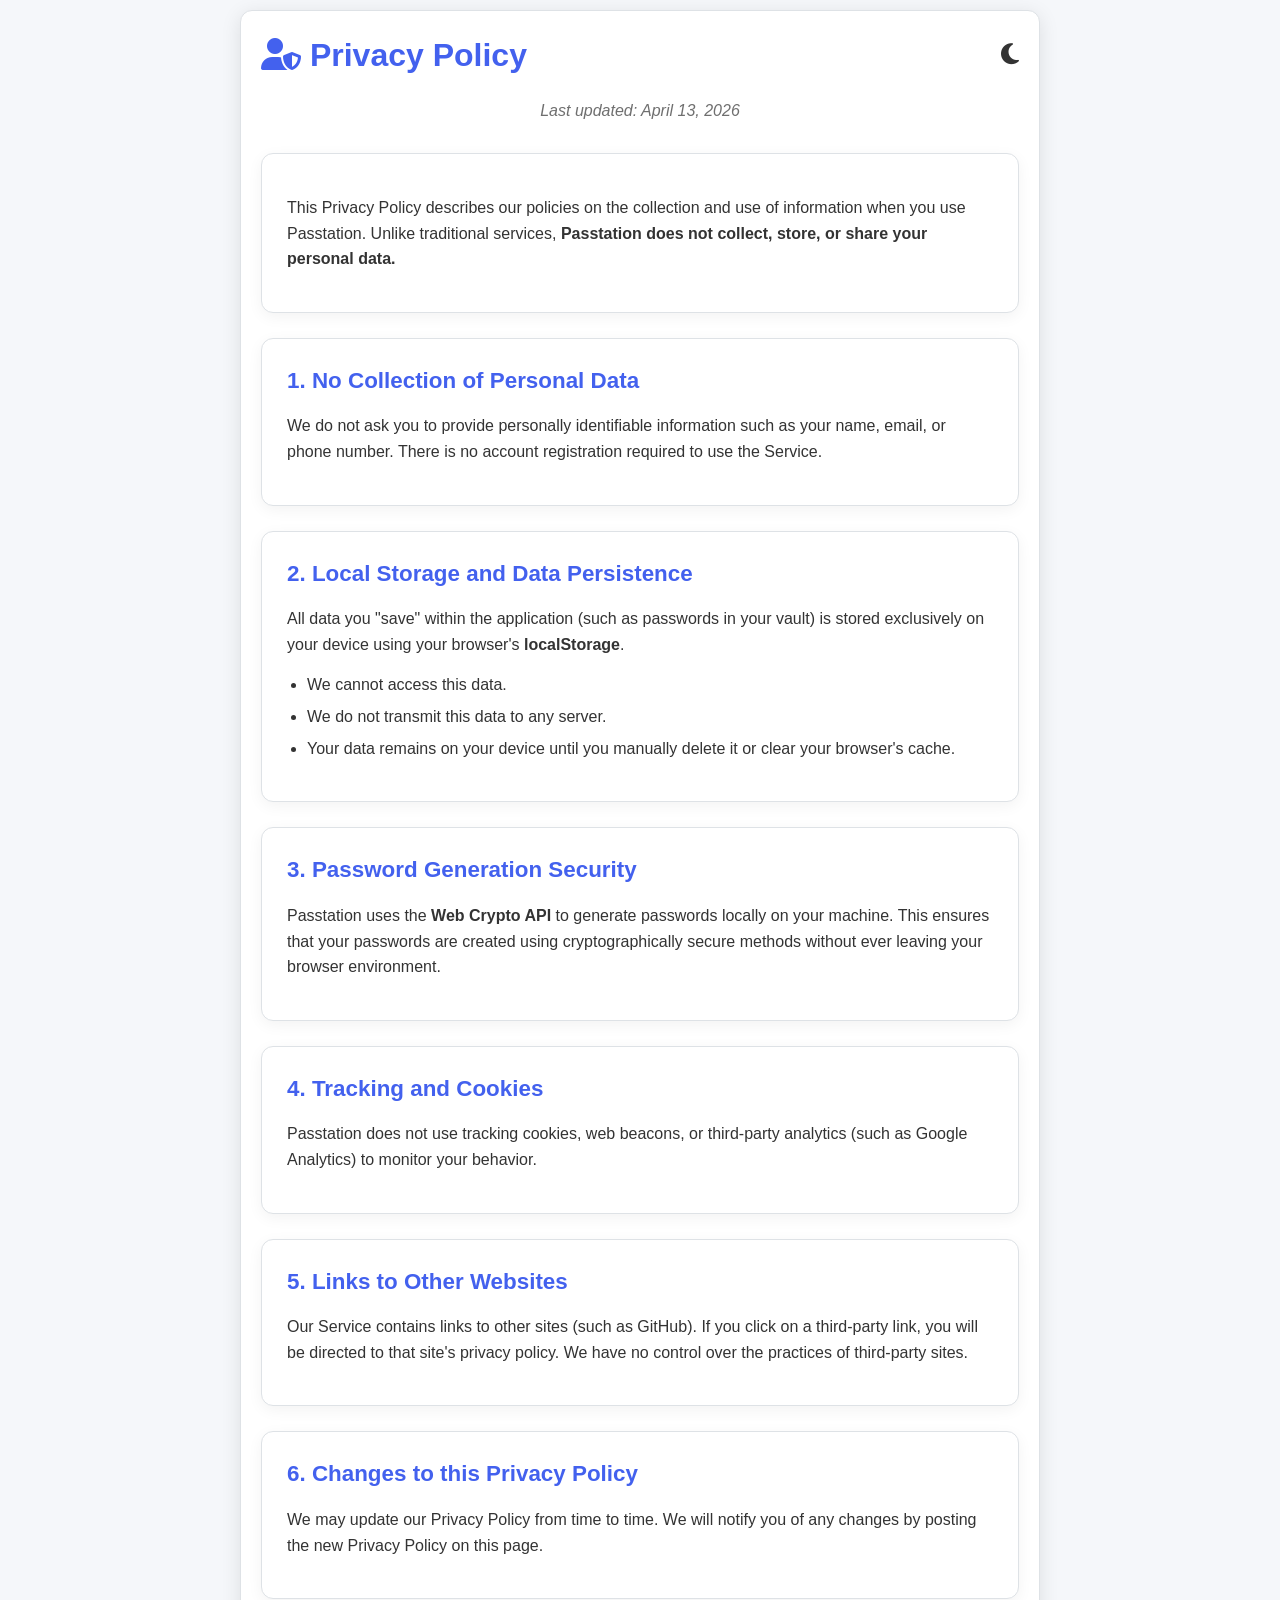
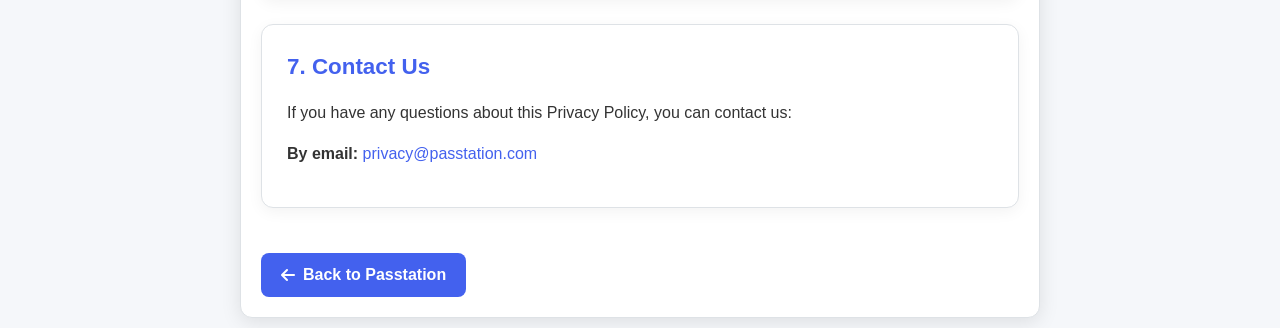
<file: privacy.html>
<!DOCTYPE html>
<html lang="en">
<head>
    <meta charset="UTF-8">
    <meta name="viewport" content="width=device-width, initial-scale=1.0">
    <title>Passtation - Privacy Policy</title>
    <link rel="stylesheet" href="styles.css">
    <link rel="stylesheet" href="https://cdnjs.cloudflare.com/ajax/libs/font-awesome/6.4.0/css/all.min.css">
    <style>
        .policy-container {
            max-width: 800px;
            margin: 0 auto;
            padding: 20px;
        }
        
        .policy-header {
            text-align: center;
            margin-bottom: 30px;
        }

        .policy-header-top {
            display: flex;
            justify-content: space-between;
            align-items: center;
            margin-bottom: 20px;
        }

        .policy-header-top h1 {
            margin: 0;
        }

        .policy-header-top button {
            background: none;
            border: none;
            font-size: 1.5rem;
            cursor: pointer;
            color: var(--text);
        }
        
        .policy-section {
            margin-bottom: 25px;
            background: var(--card);
            padding: 25px;
            border-radius: 12px;
            border: 1px solid var(--border);
            box-shadow: 0 4px 15px rgba(0,0,0,0.05);
        }

        .policy-section h2 {
            font-size: 1.4rem;
            margin-bottom: 15px;
            display: flex;
            align-items: center;
            gap: 10px;
        }

        .policy-section p {
            margin-bottom: 15px;
            line-height: 1.6;
        }

        .policy-section ul {
            padding-left: 20px;
            margin-bottom: 15px;
        }

        .policy-section li {
            margin-bottom: 8px;
        }
        
        .back-button {
            display: inline-flex;
            align-items: center;
            gap: 8px;
            margin-top: 20px;
            padding: 10px 20px;
            background: var(--primary);
            color: white !important;
            text-decoration: none;
            border-radius: 8px;
            font-weight: bold;
            transition: background-color 0.2s;
        }
        
        .back-button:hover {
            background: var(--secondary);
        }

        .last-updated {
            font-style: italic;
            opacity: 0.7;
            margin-bottom: 20px;
            display: block;
        }
    </style>
</head>
<body>
    <div class="container policy-container">
        <header class="policy-header">
            <div class="policy-header-top">
                <h1><i class="fas fa-user-shield"></i> Privacy Policy</h1>
                <button id="theme-toggle"><i class="fas fa-moon"></i></button>
            </div>
            <span class="last-updated">Last updated: April 13, 2026</span>
        </header>

        <section class="policy-section">
            <p>This Privacy Policy describes our policies on the collection and use of information when you use Passtation. Unlike traditional services, <strong>Passtation does not collect, store, or share your personal data.</strong></p>
        </section>

        <section class="policy-section">
            <h2>1. No Collection of Personal Data</h2>
            <p>We do not ask you to provide personally identifiable information such as your name, email, or phone number. There is no account registration required to use the Service.</p>
        </section>

        <section class="policy-section">
            <h2>2. Local Storage and Data Persistence</h2>
            <p>All data you "save" within the application (such as passwords in your vault) is stored exclusively on your device using your browser's <strong>localStorage</strong>.</p>
            <ul>
                <li>We cannot access this data.</li>
                <li>We do not transmit this data to any server.</li>
                <li>Your data remains on your device until you manually delete it or clear your browser's cache.</li>
            </ul>
        </section>

        <section class="policy-section">
            <h2>3. Password Generation Security</h2>
            <p>Passtation uses the <strong>Web Crypto API</strong> to generate passwords locally on your machine. This ensures that your passwords are created using cryptographically secure methods without ever leaving your browser environment.</p>
        </section>

        <section class="policy-section">
            <h2>4. Tracking and Cookies</h2>
            <p>Passtation does not use tracking cookies, web beacons, or third-party analytics (such as Google Analytics) to monitor your behavior.</p>
        </section>

        <section class="policy-section">
            <h2>5. Links to Other Websites</h2>
            <p>Our Service contains links to other sites (such as GitHub). If you click on a third-party link, you will be directed to that site's privacy policy. We have no control over the practices of third-party sites.</p>
        </section>

        <section class="policy-section">
            <h2>6. Changes to this Privacy Policy</h2>
            <p>We may update our Privacy Policy from time to time. We will notify you of any changes by posting the new Privacy Policy on this page.</p>
        </section>

        <section class="policy-section">
            <h2>7. Contact Us</h2>
            <p>If you have any questions about this Privacy Policy, you can contact us:</p>
            <p><strong>By email:</strong> <a href="mailto:privacy@passtation.com" style="color: var(--primary);">privacy@passtation.com</a></p>
        </section>

        <a href="index.html" class="back-button">
            <i class="fas fa-arrow-left"></i> Back to Passtation
        </a>
    </div>

    <script>
        let currentTheme = localStorage.getItem('theme') || 'light';

        function updateTheme() {
            document.body.setAttribute('data-theme', currentTheme);
            updateThemeIcon();
        }

        function updateThemeIcon() {
            const icon = document.querySelector('#theme-toggle i');
            icon.className = currentTheme === 'dark' ? 'fas fa-sun' : 'fas fa-moon';
        }

        function toggleTheme() {
            currentTheme = currentTheme === 'light' ? 'dark' : 'light';
            document.body.setAttribute('data-theme', currentTheme);
            localStorage.setItem('theme', currentTheme);
            updateThemeIcon();
        }

        document.getElementById('theme-toggle').addEventListener('click', toggleTheme);
        updateTheme();
    </script>
</body>
</html>
</file>
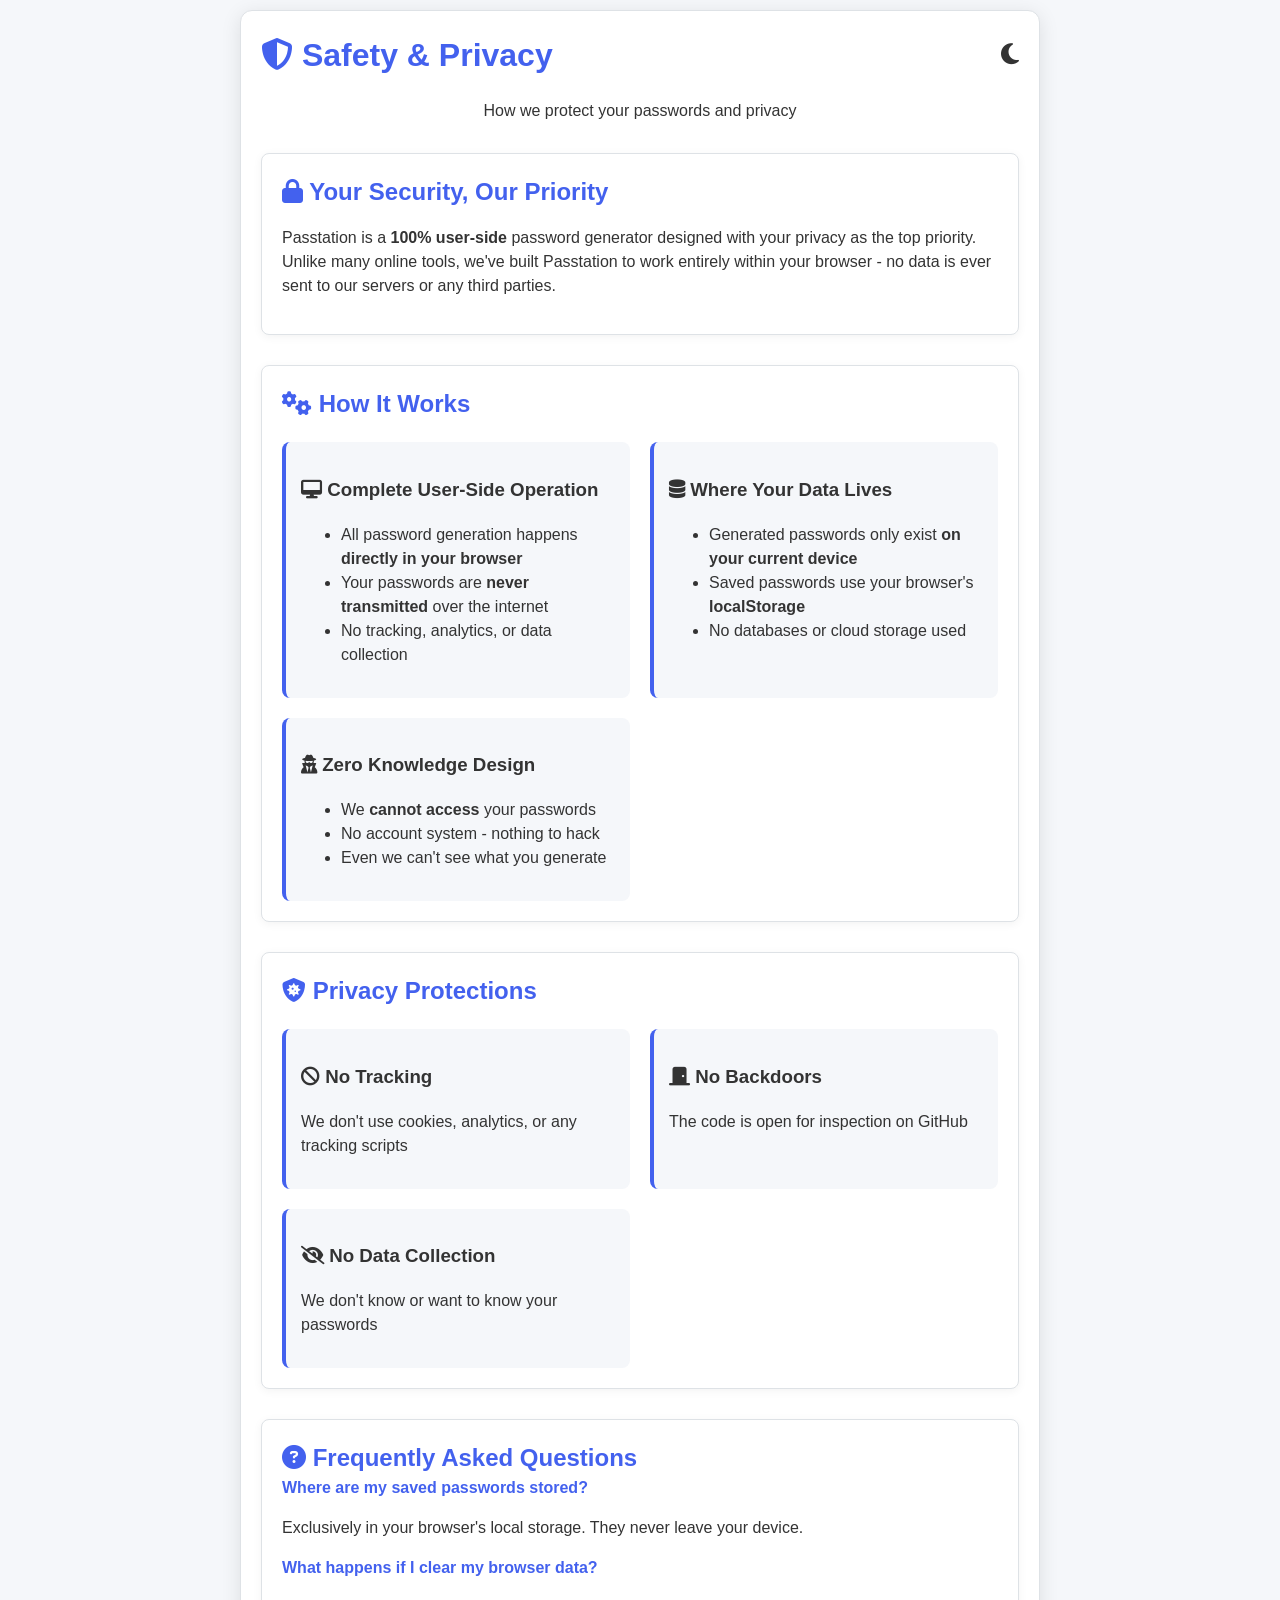
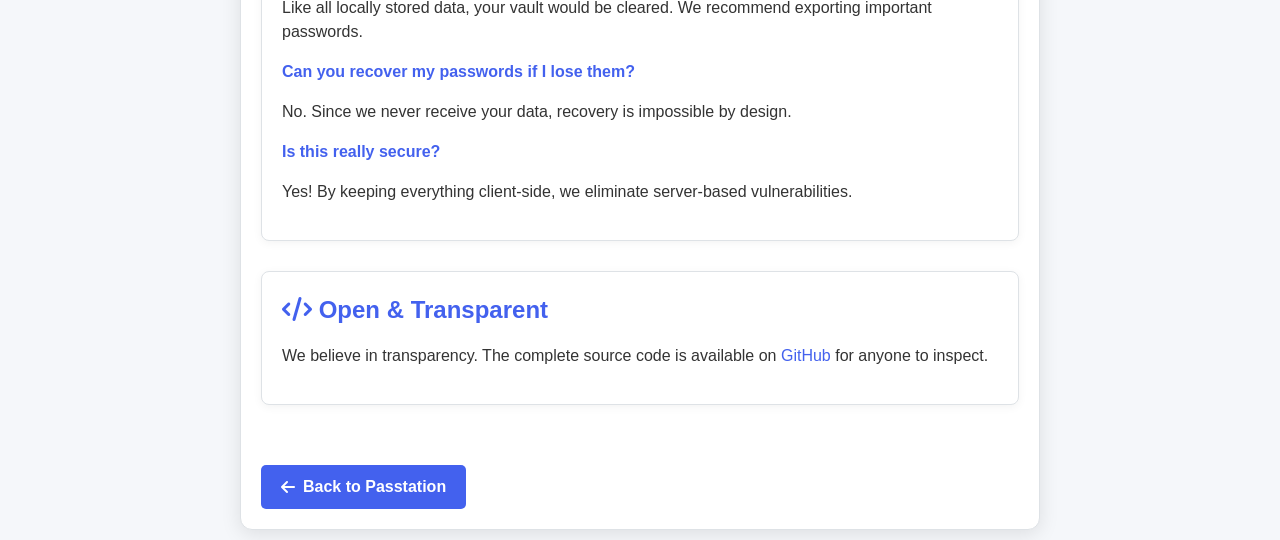
<file: safety.html>
<!DOCTYPE html>
<html lang="en">
<head>
    <meta charset="UTF-8">
    <meta name="viewport" content="width=device-width, initial-scale=1.0">
    <title>Passtation Safety & Privacy</title>
    <link rel="stylesheet" href="styles.css">
    <link rel="stylesheet" href="https://cdnjs.cloudflare.com/ajax/libs/font-awesome/6.4.0/css/all.min.css">
    <style>
        .safety-container {
            max-width: 800px;
            margin: 0 auto;
            padding: 20px;
        }
        
        .safety-header {
            text-align: center;
            margin-bottom: 30px;
        }

        .safety-header-top {
            display: flex;
            justify-content: space-between;
            align-items: center;
            margin-bottom: 20px;
        }

        .safety-header-top h1 {
            margin: 0;
        }

        .safety-header-top button {
            background: none;
            border: none;
            font-size: 1.5rem;
            cursor: pointer;
            color: var(--text);
        }
        
        .safety-section {
            margin-bottom: 30px;
            background: var(--card);
            padding: 20px;
            border-radius: 8px;
            box-shadow: 0 2px 10px rgba(0,0,0,0.05);
            border: 1px solid var(--border);
        }
        
        .feature-grid {
            display: grid;
            grid-template-columns: repeat(auto-fit, minmax(250px, 1fr));
            gap: 20px;
            margin-top: 20px;
        }
        
        .feature-card {
            background: var(--bg);
            padding: 15px;
            border-radius: 8px;
            border-left: 4px solid var(--primary);
        }
        
        .faq-item {
            margin-bottom: 15px;
        }
        
        .faq-question {
            font-weight: bold;
            color: var(--primary);
            margin-bottom: 5px;
        }
        
        .back-button {
            display: inline-flex;
            align-items: center;
            gap: 8px;
            margin-top: 30px;
            padding: 10px 20px;
            background: var(--primary);
            color: white !important;
            text-decoration: none;
            border-radius: 5px;
            transition: background-color 0.2s;
            font-weight: bold;
        }
        
        .back-button:hover {
            background: var(--secondary);
        }
    </style>
</head>
<body>
    <div class="container safety-container">
        <header class="safety-header">
            <div class="safety-header-top">
                <h1><i class="fas fa-shield-alt"></i> Safety & Privacy</h1>
                <button id="theme-toggle"><i class="fas fa-moon"></i></button>
            </div>
            <p>How we protect your passwords and privacy</p>
        </header>

        <section class="safety-section">
            <h2><i class="fas fa-lock"></i> Your Security, Our Priority</h2>
            <p>Passtation is a <strong>100% user-side</strong> password generator designed with your privacy as the top priority. Unlike many online tools, we've built Passtation to work entirely within your browser - no data is ever sent to our servers or any third parties.</p>
        </section>

        <section class="safety-section">
            <h2><i class="fas fa-cogs"></i> How It Works</h2>
            
            <div class="feature-grid">
                <div class="feature-card">
                    <h3><i class="fas fa-desktop"></i> Complete User-Side Operation</h3>
                    <ul>
                        <li>All password generation happens <strong>directly in your browser</strong></li>
                        <li>Your passwords are <strong>never transmitted</strong> over the internet</li>
                        <li>No tracking, analytics, or data collection</li>
                    </ul>
                </div>
                
                <div class="feature-card">
                    <h3><i class="fas fa-database"></i> Where Your Data Lives</h3>
                    <ul>
                        <li>Generated passwords only exist <strong>on your current device</strong></li>
                        <li>Saved passwords use your browser's <strong>localStorage</strong></li>
                        <li>No databases or cloud storage used</li>
                    </ul>
                </div>
                
                <div class="feature-card">
                    <h3><i class="fas fa-user-secret"></i> Zero Knowledge Design</h3>
                    <ul>
                        <li>We <strong>cannot access</strong> your passwords</li>
                        <li>No account system - nothing to hack</li>
                        <li>Even we can't see what you generate</li>
                    </ul>
                </div>
            </div>
        </section>

        <section class="safety-section">
            <h2><i class="fas fa-shield-virus"></i> Privacy Protections</h2>
            <div class="feature-grid">
                <div class="feature-card">
                    <h3><i class="fas fa-ban"></i> No Tracking</h3>
                    <p>We don't use cookies, analytics, or any tracking scripts</p>
                </div>
                <div class="feature-card">
                    <h3><i class="fas fa-door-closed"></i> No Backdoors</h3>
                    <p>The code is open for inspection on GitHub</p>
                </div>
                <div class="feature-card">
                    <h3><i class="fas fa-eye-slash"></i> No Data Collection</h3>
                    <p>We don't know or want to know your passwords</p>
                </div>
            </div>
        </section>

        <section class="safety-section">
            <h2><i class="fas fa-question-circle"></i> Frequently Asked Questions</h2>
            
            <div class="faq-item">
                <div class="faq-question">Where are my saved passwords stored?</div>
                <p>Exclusively in your browser's local storage. They never leave your device.</p>
            </div>
            
            <div class="faq-item">
                <div class="faq-question">What happens if I clear my browser data?</div>
                <p>Like all locally stored data, your vault would be cleared. We recommend exporting important passwords.</p>
            </div>
            
            <div class="faq-item">
                <div class="faq-question">Can you recover my passwords if I lose them?</div>
                <p>No. Since we never receive your data, recovery is impossible by design.</p>
            </div>
            
            <div class="faq-item">
                <div class="faq-question">Is this really secure?</div>
                <p>Yes! By keeping everything client-side, we eliminate server-based vulnerabilities.</p>
            </div>
        </section>

        <section class="safety-section">
            <h2><i class="fas fa-code"></i> Open & Transparent</h2>
            <p>We believe in transparency. The complete source code is available on <a href="https://github.com/DrWhy007/Passtation" target="_blank">GitHub</a> for anyone to inspect.</p>
        </section>

        <a href="index.html" class="back-button">
            <i class="fas fa-arrow-left"></i> Back to Passtation
        </a>
    </div>

    <script>
        let currentTheme = localStorage.getItem('theme') || 'light';

        function updateTheme() {
            document.body.setAttribute('data-theme', currentTheme);
            updateThemeIcon();
        }

        function updateThemeIcon() {
            const icon = document.querySelector('#theme-toggle i');
            icon.className = currentTheme === 'dark' ? 'fas fa-sun' : 'fas fa-moon';
        }

        function toggleTheme() {
            currentTheme = currentTheme === 'light' ? 'dark' : 'light';
            document.body.setAttribute('data-theme', currentTheme);
            localStorage.setItem('theme', currentTheme);
            updateThemeIcon();
        }

        document.getElementById('theme-toggle').addEventListener('click', toggleTheme);
        updateTheme();
    </script>
</body>
</html>
</file>
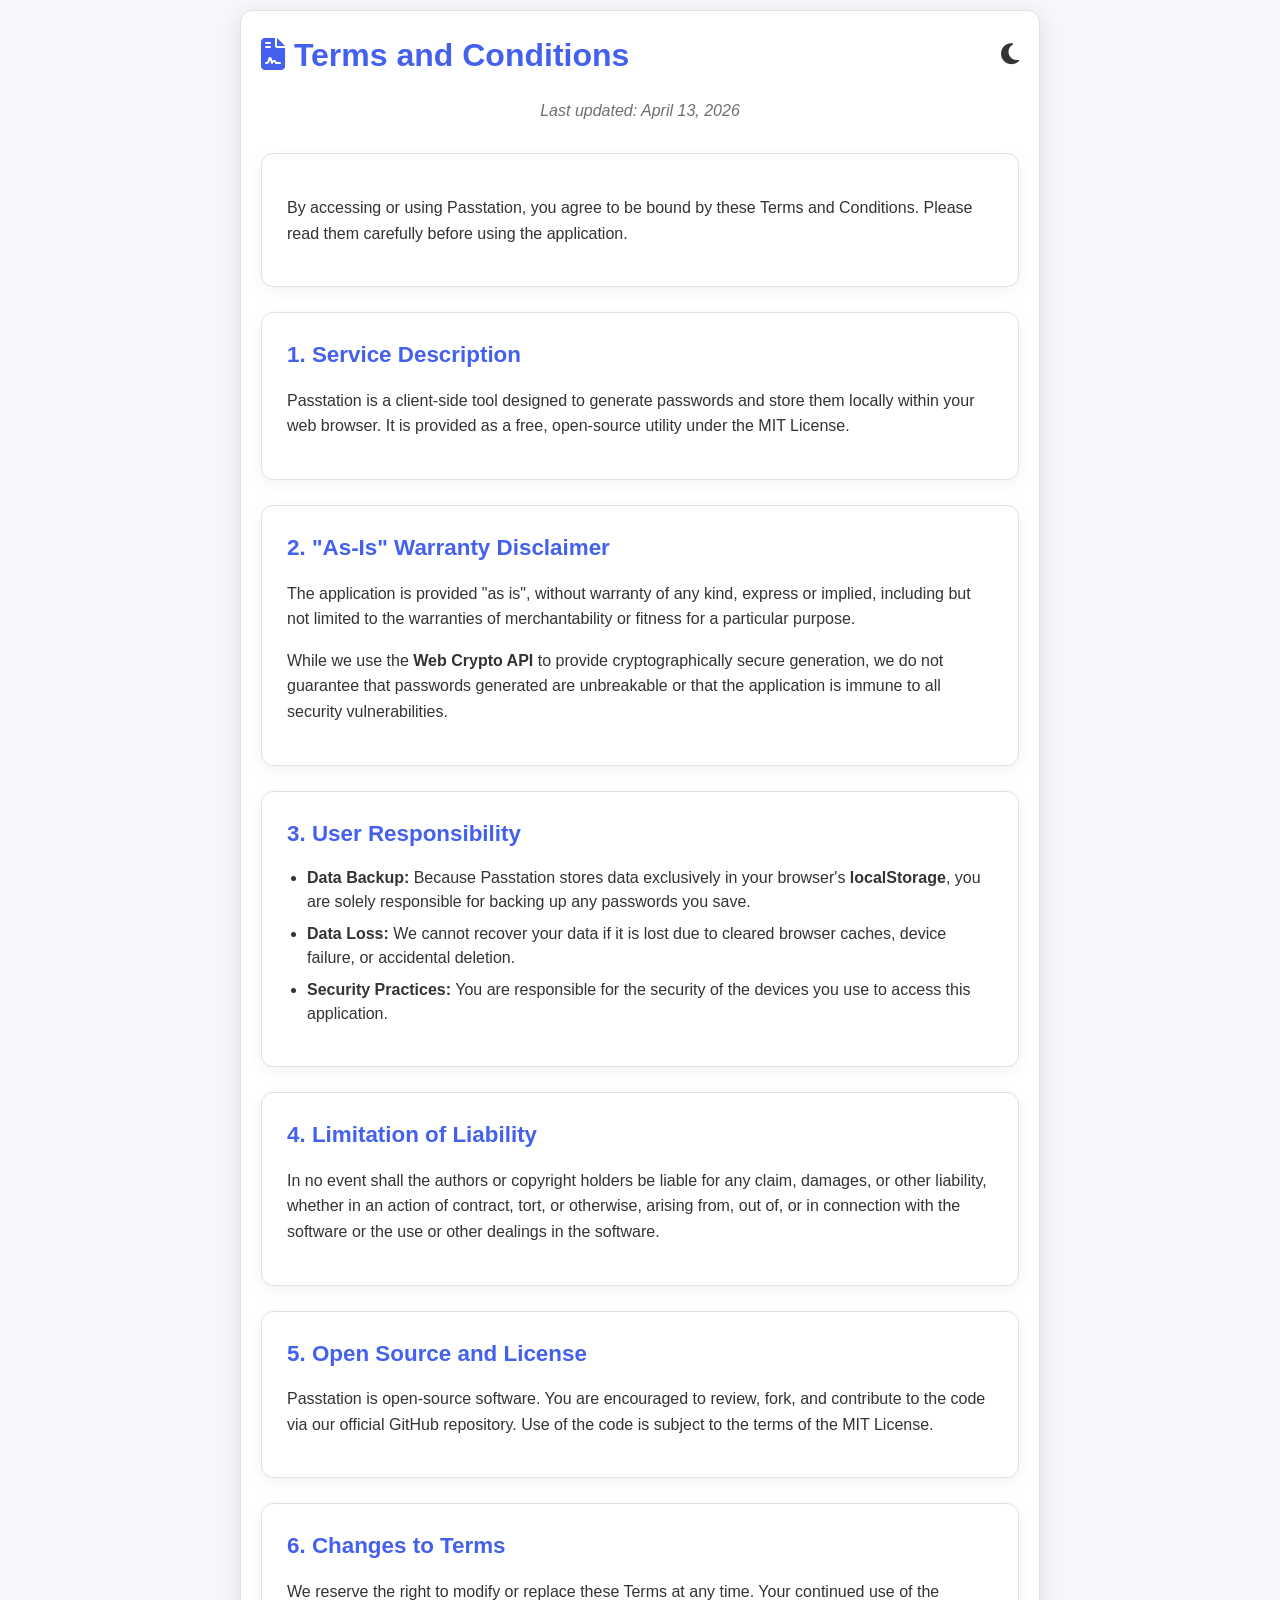
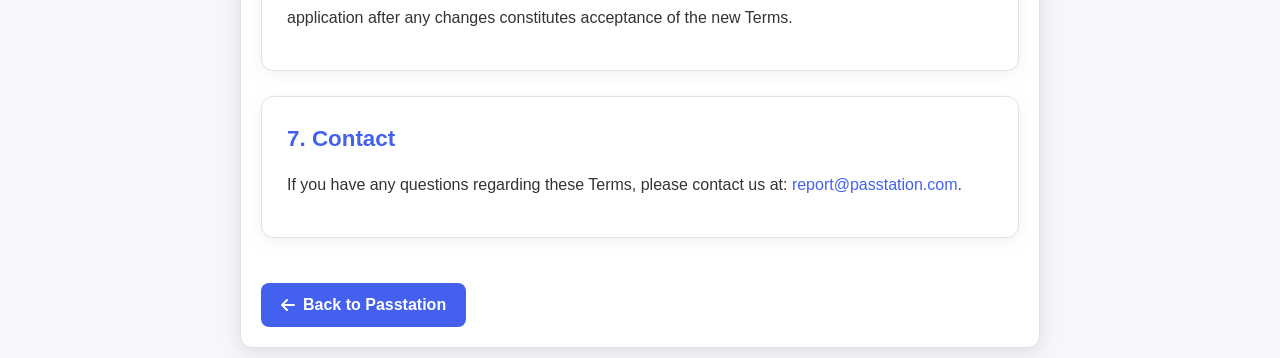
<file: terms.html>
<!DOCTYPE html>
<html lang="en">
<head>
    <meta charset="UTF-8">
    <meta name="viewport" content="width=device-width, initial-scale=1.0">
    <title>Passtation - Terms and Conditions</title>
    <link rel="stylesheet" href="styles.css">
    <link rel="stylesheet" href="https://cdnjs.cloudflare.com/ajax/libs/font-awesome/6.4.0/css/all.min.css">
    <style>
        .terms-container {
            max-width: 800px;
            margin: 0 auto;
            padding: 20px;
        }
        
        .terms-header {
            text-align: center;
            margin-bottom: 30px;
        }

        .terms-header-top {
            display: flex;
            justify-content: space-between;
            align-items: center;
            margin-bottom: 20px;
        }

        .terms-header-top h1 {
            margin: 0;
        }

        .terms-header-top button {
            background: none;
            border: none;
            font-size: 1.5rem;
            cursor: pointer;
            color: var(--text);
        }
        
        .terms-section {
            margin-bottom: 25px;
            background: var(--card);
            padding: 25px;
            border-radius: 12px;
            border: 1px solid var(--border);
            box-shadow: 0 4px 15px rgba(0,0,0,0.05);
        }

        .terms-section h2 {
            font-size: 1.4rem;
            margin-bottom: 15px;
            display: flex;
            align-items: center;
            gap: 10px;
        }

        .terms-section p {
            margin-bottom: 15px;
            line-height: 1.6;
        }

        .terms-section ul {
            padding-left: 20px;
            margin-bottom: 15px;
        }

        .terms-section li {
            margin-bottom: 8px;
        }
        
        .back-button {
            display: inline-flex;
            align-items: center;
            gap: 8px;
            margin-top: 20px;
            padding: 10px 20px;
            background: var(--primary);
            color: white !important;
            text-decoration: none;
            border-radius: 8px;
            font-weight: bold;
            transition: background-color 0.2s;
        }
        
        .back-button:hover {
            background: var(--secondary);
        }

        .last-updated {
            font-style: italic;
            opacity: 0.7;
            margin-bottom: 20px;
            display: block;
        }
    </style>
</head>
<body>
    <div class="container terms-container">
        <header class="terms-header">
            <div class="terms-header-top">
                <h1><i class="fas fa-file-contract"></i> Terms and Conditions</h1>
                <button id="theme-toggle"><i class="fas fa-moon"></i></button>
            </div>
            <span class="last-updated">Last updated: April 13, 2026</span>
        </header>

        <section class="terms-section">
            <p>By accessing or using Passtation, you agree to be bound by these Terms and Conditions. Please read them carefully before using the application.</p>
        </section>

        <section class="terms-section">
            <h2>1. Service Description</h2>
            <p>Passtation is a client-side tool designed to generate passwords and store them locally within your web browser. It is provided as a free, open-source utility under the MIT License.</p>
        </section>

        <section class="terms-section">
            <h2>2. "As-Is" Warranty Disclaimer</h2>
            <p>The application is provided "as is", without warranty of any kind, express or implied, including but not limited to the warranties of merchantability or fitness for a particular purpose.</p>
            <p>While we use the <strong>Web Crypto API</strong> to provide cryptographically secure generation, we do not guarantee that passwords generated are unbreakable or that the application is immune to all security vulnerabilities.</p>
        </section>

        <section class="terms-section">
            <h2>3. User Responsibility</h2>
            <ul>
                <li><strong>Data Backup:</strong> Because Passtation stores data exclusively in your browser's <strong>localStorage</strong>, you are solely responsible for backing up any passwords you save.</li>
                <li><strong>Data Loss:</strong> We cannot recover your data if it is lost due to cleared browser caches, device failure, or accidental deletion.</li>
                <li><strong>Security Practices:</strong> You are responsible for the security of the devices you use to access this application.</li>
            </ul>
        </section>

        <section class="terms-section">
            <h2>4. Limitation of Liability</h2>
            <p>In no event shall the authors or copyright holders be liable for any claim, damages, or other liability, whether in an action of contract, tort, or otherwise, arising from, out of, or in connection with the software or the use or other dealings in the software.</p>
        </section>

        <section class="terms-section">
            <h2>5. Open Source and License</h2>
            <p>Passtation is open-source software. You are encouraged to review, fork, and contribute to the code via our official GitHub repository. Use of the code is subject to the terms of the MIT License.</p>
        </section>

        <section class="terms-section">
            <h2>6. Changes to Terms</h2>
            <p>We reserve the right to modify or replace these Terms at any time. Your continued use of the application after any changes constitutes acceptance of the new Terms.</p>
        </section>

        <section class="terms-section">
            <h2>7. Contact</h2>
            <p>If you have any questions regarding these Terms, please contact us at: <a href="mailto:report@passtation.com" style="color: var(--primary);">report@passtation.com</a>.</p>
        </section>

        <a href="index.html" class="back-button">
            <i class="fas fa-arrow-left"></i> Back to Passtation
        </a>
    </div>

    <script>
        let currentTheme = localStorage.getItem('theme') || 'light';

        function updateTheme() {
            document.body.setAttribute('data-theme', currentTheme);
            updateThemeIcon();
        }

        function updateThemeIcon() {
            const icon = document.querySelector('#theme-toggle i');
            icon.className = currentTheme === 'dark' ? 'fas fa-sun' : 'fas fa-moon';
        }

        function toggleTheme() {
            currentTheme = currentTheme === 'light' ? 'dark' : 'light';
            document.body.setAttribute('data-theme', currentTheme);
            localStorage.setItem('theme', currentTheme);
            updateThemeIcon();
        }

        document.getElementById('theme-toggle').addEventListener('click', toggleTheme);
        updateTheme();
    </script>
</body>
</html>
</file>
<file: styles.css>
:root {
    --primary: #4361ee;
    --secondary: #3f37c9;
    --success: #4cc9f0;
    --danger: #f72585;
    --warning: #f8961e;
    --light: #f8f9fa;
    --dark: #212529;
    --text: #333;
    --bg: #f5f7fa;
    --card: #fff;
    --border: #dee2e6;
}

[data-theme="dark"] {
    --primary: #4895ef;
    --secondary: #4361ee;
    --text: #f8f9fa;
    --bg: #212529;
    --card: #2b2d42;
    --border: #495057;
}

* {
    box-sizing: border-box;
    transition: background-color 0.3s, color 0.3s;
}

body {
    font-family: 'Segoe UI', Tahoma, Geneva, Verdana, sans-serif;
    background: var(--bg);
    color: var(--text);
    margin: 0;
    padding: 10px;
    min-height: 100vh;
    display: flex;
    justify-content: center;
    align-items: flex-start;
    line-height: 1.5;
}

.container {
    width: 100%;
    max-width: 600px;
    background: var(--card);
    border-radius: 12px;
    box-shadow: 0 4px 20px rgba(0,0,0,0.1);
    padding: 15px;
    border: 1px solid var(--border);
    margin: 10px 0;
}

a {
    color: var(--primary);
    text-decoration: none;
}

a:visited {
    color: var(--primary);
    filter: brightness(0.8);
}

[data-theme="dark"] a:visited {
    color: var(--primary);
    filter: brightness(1.3);
}

a:hover {
    text-decoration: underline;
}

.config-row {
    display: flex;
    align-items: center;
    justify-content: space-between;
    margin-bottom: 8px;
    gap: 10px;
}

.qty-input {
    width: 60px;
    padding: 6px 8px;
    border: 1px solid var(--border);
    border-radius: 4px;
    background: var(--card);
    color: var(--text);
    font-size: 0.9rem;
}

.qty-input:focus {
    outline: none;
    border-color: var(--primary);
    box-shadow: 0 0 4px rgba(67, 97, 238, 0.3);
}

.vault-actions-group {
    display: flex;
    gap: 8px;
    flex-wrap: wrap;
}

.btn-export {
    font-size: 0.75rem;
    padding: 6px 10px;
    background: var(--bg);
    border: 1px solid var(--border);
    color: var(--text);
    border-radius: 4px;
    cursor: pointer;
    display: flex;
    align-items: center;
    gap: 5px;
    transition: all 0.2s;
}

.btn-export:hover {
    background: var(--primary);
    color: white;
    border-color: var(--primary);
}

.btn-clear {
    font-size: 0.75rem;
    padding: 6px 10px;
    background: var(--bg);
    border: 1px solid var(--danger);
    color: var(--danger);
    border-radius: 4px;
    cursor: pointer;
    transition: all 0.2s;
}

.btn-clear:hover {
    background: var(--danger);
    color: white;
}

.app-header {
    display: flex;
    justify-content: space-between;
    align-items: center;
    margin-bottom: 15px;
}

h1, h2 {
    color: var(--primary);
    margin: 0;
}

button {
    cursor: pointer;
    border: none;
    background: none;
    padding: 0;
}

#theme-toggle {
    font-size: 1.5rem;
    color: var(--text);
    cursor: pointer;
    transition: transform 0.2s;
}

#theme-toggle:hover {
    transform: scale(1.1);
}

.password-box {
    display: flex;
    margin-bottom: 12px;
    border: 1px solid var(--border);
    border-radius: 8px;
    overflow: hidden;
}

#password-display {
    flex: 1;
    padding: 12px;
    font-size: 1.1rem;
    border: none;
    background: var(--card);
    color: var(--text);
    font-family: 'Courier New', monospace;
}

.password-actions {
    display: flex;
    background: var(--bg);
}

.password-actions button {
    padding: 0 12px;
    color: var(--text);
    font-size: 1rem;
    transition: color 0.2s;
}

.password-actions button:hover {
    color: var(--primary);
}

.warning-message {
    background-color: rgba(247, 37, 133, 0.1);
    color: var(--danger);
    padding: 8px 12px;
    border-radius: 6px;
    font-size: 0.85rem;
    margin: 5px 0 12px;
    display: flex;
    align-items: center;
    gap: 8px;
}

.strength-meter {
    margin: 15px 0;
}

.strength-bar {
    height: 8px;
    background: var(--border);
    border-radius: 4px;
    overflow: hidden;
    margin-bottom: 5px;
}

.strength-fill {
    height: 100%;
    width: 0%;
    background: var(--danger);
    transition: width 0.3s, background-color 0.3s;
}

.password-details-grid {
    display: grid;
    grid-template-columns: repeat(auto-fit, minmax(100px, 1fr));
    gap: 10px;
    margin: 12px 0;
    padding: 12px;
    background: var(--bg);
    border-radius: 6px;
}

.detail-item {
    display: flex;
    flex-direction: column;
    align-items: center;
    text-align: center;
}

.detail-label {
    font-size: 0.85rem;
    color: var(--text);
    opacity: 0.7;
}

.detail-value {
    font-size: 1.2rem;
    font-weight: bold;
    color: var(--primary);
}

.pronunciation-guide {
    background: var(--bg);
    padding: 10px 12px;
    border-radius: 6px;
    margin: 10px 0;
    font-size: 0.9rem;
    display: flex;
    align-items: center;
    gap: 8px;
    word-break: break-word;
}

.controls {
    margin: 15px 0;
}

.controls label {
    display: block;
    margin-bottom: 5px;
}

#length-slider {
    width: 100%;
    height: 8px;
    accent-color: var(--primary);
    margin-top: 5px;
}

.options-grid {
    display: grid;
    grid-template-columns: 1fr;
    gap: 15px;
    margin: 15px 0;
}

@media (min-width: 600px) {
    .options-grid {
        grid-template-columns: 1fr 1fr;
    }
}

.option-group {
    border: 1px solid var(--border);
    border-radius: 8px;
    padding: 12px;
}

.option-group legend {
    font-weight: bold;
    padding: 0 5px;
    font-size: 0.9rem;
    color: var(--primary);
}

.option-group label {
    display: block;
    margin: 6px 0;
    cursor: pointer;
    font-size: 0.9rem;
}

.option-group input[type="checkbox"] {
    cursor: pointer;
}

#generate-button {
    width: 100%;
    padding: 12px;
    background: var(--primary);
    color: white;
    border-radius: 8px;
    font-weight: bold;
    font-size: 1rem;
    margin: 12px 0;
    transition: background-color 0.2s;
    cursor: pointer;
}

#generate-button:hover {
    background-color: var(--secondary);
}

#generate-button:active {
    transform: scale(0.98);
}

.vault-section {
    margin-top: 20px;
    padding-top: 15px;
    border-top: 1px solid var(--border);
}

.vault-header {
    display: flex;
    justify-content: space-between;
    align-items: center;
    margin-bottom: 10px;
    flex-wrap: wrap;
    gap: 10px;
}

.vault-header h2 {
    font-size: 1.2rem;
    margin: 0;
    display: flex;
    align-items: center;
    gap: 8px;
}

.collapsible {
    cursor: pointer;
    user-select: none;
    flex: 1;
}

.toggle-icon {
    transition: transform 0.3s;
    margin-left: 8px;
    font-size: 0.9rem;
}

.collapsed + .vault-list {
    display: none;
}

.collapsed + .vault-status {
    display: none;
}

.collapsed .toggle-icon {
    transform: rotate(-90deg);
}

.vault-status {
    text-align: center;
    padding: 8px;
    font-size: 0.9rem;
    color: var(--text);
    opacity: 0.7;
}

.vault-list {
    list-style: none;
    padding: 0;
    margin: 0 0 12px 0;
    max-height: 200px;
    overflow-y: auto;
    border: 1px solid var(--border);
    border-radius: 8px;
    background: var(--card);
}

.vault-list li {
    padding: 10px 12px;
    border-bottom: 1px solid var(--border);
    display: flex;
    justify-content: space-between;
    align-items: center;
}

.vault-list li:last-child {
    border-bottom: none;
}

.vault-entry {
    flex: 1;
    display: flex;
    flex-direction: column;
    gap: 4px;
}

.vault-entry-name {
    font-weight: bold;
    color: var(--primary);
    font-size: 0.95rem;
}

.vault-entry-password {
    font-family: 'Courier New', monospace;
    cursor: pointer;
    font-size: 0.9rem;
    user-select: none;
    transition: opacity 0.2s;
}

.vault-entry-password:hover {
    opacity: 0.7;
}

.vault-entry-date {
    font-size: 0.8rem;
    opacity: 0.6;
}

.vault-entry-actions {
    display: flex;
    gap: 8px;
    margin-left: 10px;
}

.vault-entry-actions button {
    background: none;
    border: none;
    color: var(--text);
    cursor: pointer;
    font-size: 0.9rem;
    padding: 4px 8px;
    transition: color 0.2s;
}

.vault-entry-actions button:hover {
    color: var(--primary);
}

.app-footer {
    margin-top: 15px;
    padding-top: 15px;
    border-top: 1px solid var(--border);
    font-size: 0.8rem;
    display: flex;
    flex-direction: column;
    gap: 6px;
    text-align: center;
}

.footer-line {
    color: var(--text);
}

.security-disclaimer {
    color: var(--success);
}

.toast {
    position: fixed;
    bottom: 20px;
    left: 50%;
    transform: translateX(-50%);
    background: var(--dark);
    color: white;
    padding: 12px 20px;
    border-radius: 8px;
    font-size: 0.9rem;
    opacity: 0;
    transition: opacity 0.3s;
    z-index: 1000;
    box-shadow: 0 4px 12px rgba(0,0,0,0.3);
}

.toast.show {
    opacity: 1;
}

@media (max-width: 600px) {
    .vault-actions-group {
        width: 100%;
        justify-content: flex-start;
    }
    
    .vault-header {
        flex-direction: column;
        align-items: flex-start;
    }
    
    .vault-header h2 {
        width: 100%;
    }
}
</file>
